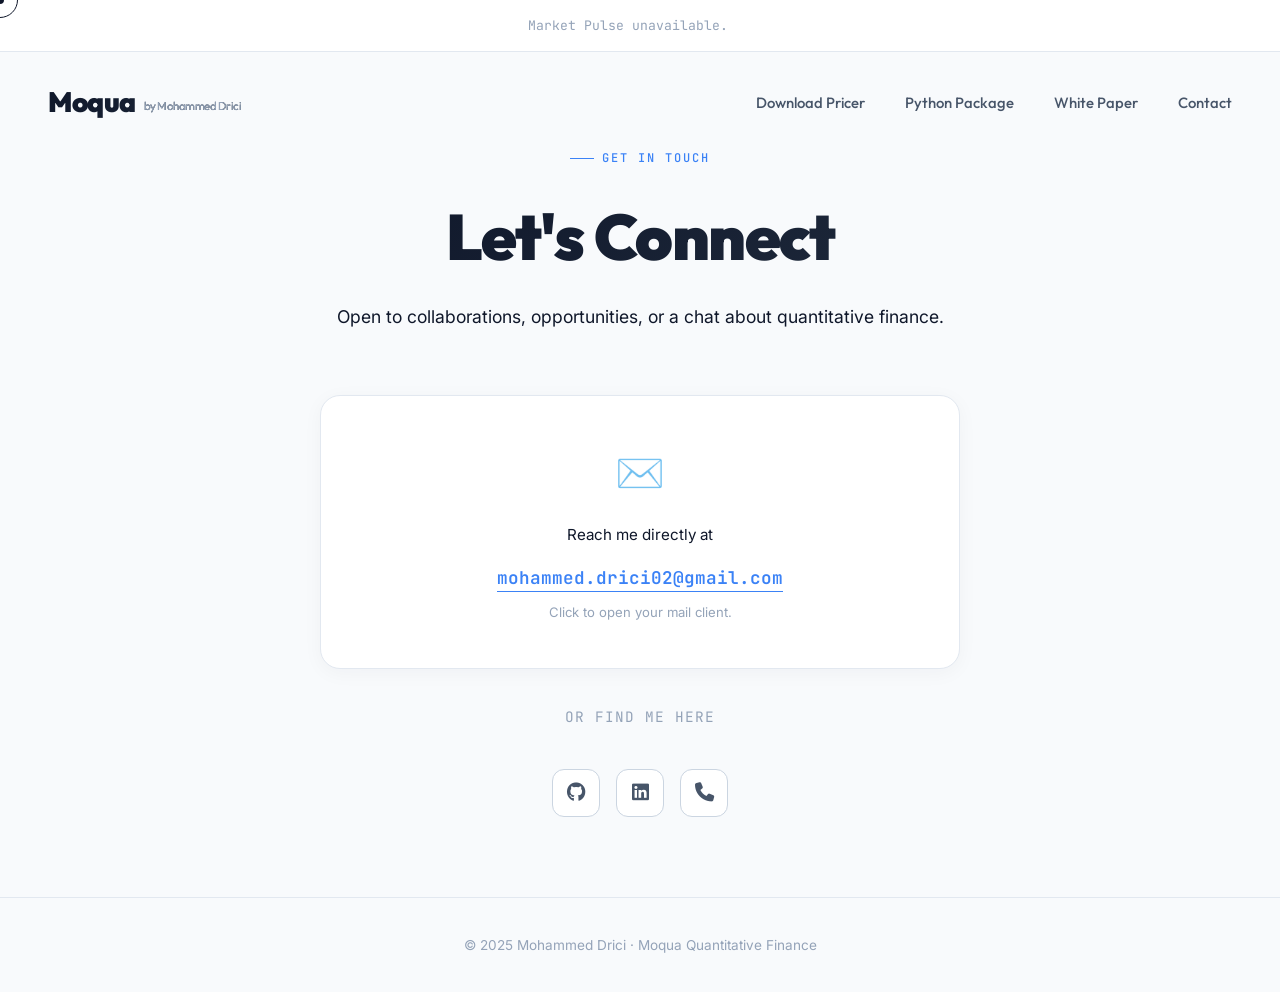
<file: contact.html>
<!DOCTYPE html>
<html lang="en">
<head>
    <meta charset="UTF-8">
    <meta name="viewport" content="width=device-width, initial-scale=1.0">
    <title>Contact | Moqua</title>
    <meta name="description" content="Get in touch with Mohammed Drici about Moqua, quantitative finance, or collaboration opportunities.">
    <link rel="preconnect" href="https://fonts.googleapis.com">
    <link rel="preconnect" href="https://fonts.gstatic.com" crossorigin>
    <link href="https://fonts.googleapis.com/css2?family=Outfit:wght@300;400;600;700;800;900&family=Inter:wght@300;400;500;600&family=JetBrains+Mono:wght@400;500&display=swap" rel="stylesheet">
    <link rel="stylesheet" href="style.css">
    <link rel="stylesheet" href="https://cdnjs.cloudflare.com/ajax/libs/font-awesome/6.4.0/css/all.min.css">
</head>
<body>

    <!-- Market Pulse Ticker -->
    <div class="carousel-wrap">
        <div id="status" class="carousel-status">Loading Market Pulse...</div>
        <div class="carousel-content" id="newsCarousel"></div>
        <div class="carousel-dots" id="newsDots"></div>
    </div>

    <!-- Navigation -->
    <nav id="navbar" class="scrolled">
        <div class="nav-content">
            <a href="index.html" class="logo">Moqua<span class="logo-author">by Mohammed Drici</span></a>
            <ul class="nav-links">
                <li><a href="pricer.html">Download Pricer</a></li>
                <li><a href="download.html">Python Package</a></li>
                <li><a href="white_paper.html">White Paper</a></li>
                <li><a href="contact.html">Contact</a></li>
            </ul>
        </div>
    </nav>

    <div class="page-content" style="max-width: 680px;">

        <div class="page-header">
            <div class="section-label" style="justify-content:center;">Get in Touch</div>
            <h1>Let's Connect</h1>
            <p>Open to collaborations, opportunities, or a chat about quantitative finance.</p>
        </div>

        <!-- Email CTA -->
        <div class="install-box reveal" style="text-align:center; padding: 44px;">
            <div style="font-size: 2.5rem; margin-bottom: 16px;">✉️</div>
            <p style="color: var(--gray-500); margin-bottom: 16px; font-size: 0.95rem;">Reach me directly at</p>
            <a href="mailto:mohammed.drici02@gmail.com"
               style="font-family: var(--font-mono); font-size: 1.1rem; font-weight: 600;
                      color: var(--accent); text-decoration: none; border-bottom: 1.5px solid var(--accent); padding-bottom: 2px;">
                mohammed.drici02@gmail.com
            </a>
            <p style="color: var(--gray-400); font-size: 0.82rem; margin-top: 10px;">Click to open your mail client.</p>
        </div>

        <!-- Social Links -->
        <div class="reveal reveal-delay-1" style="text-align:center; margin-top: 36px;">
            <p style="color: var(--gray-400); margin-bottom: 20px; font-size: 0.9rem; font-family: var(--font-mono); letter-spacing: 1px; text-transform: uppercase;">Or find me here</p>
            <div class="social-links">
                <a href="https://github.com/Mdrici02" target="_blank" rel="noopener" title="GitHub">
                    <i class="fa-brands fa-github"></i>
                </a>
                <a href="https://www.linkedin.com/in/mohammed-drici-2374a5241/" target="_blank" rel="noopener" title="LinkedIn">
                    <i class="fa-brands fa-linkedin"></i>
                </a>
                <a href="javascript:void(0)" onclick="togglePhone()" title="Show phone" id="phoneToggle">
                    <i class="fa-solid fa-phone"></i>
                </a>
            </div>
            <div id="phoneReveal" style="display:none; margin-top:20px;">
                <a href="tel:+33768690683"
                   style="font-family: var(--font-mono); font-size: 1.1rem; font-weight: 600; color: var(--gray-900); text-decoration:none;">
                    <i class="fa-solid fa-phone" style="margin-right:8px; color: var(--accent);"></i>+33 7 68 69 06 83
                </a>
            </div>
        </div>
    </div>

    <footer>
        <p>© 2025 Mohammed Drici · Moqua Quantitative Finance</p>
    </footer>

    <script>
        function togglePhone() {
            const r = document.getElementById('phoneReveal');
            r.style.display = r.style.display === 'none' ? 'block' : 'none';
        }
    </script>
    <script src="app.js"></script>
</body>
</html>
</file>
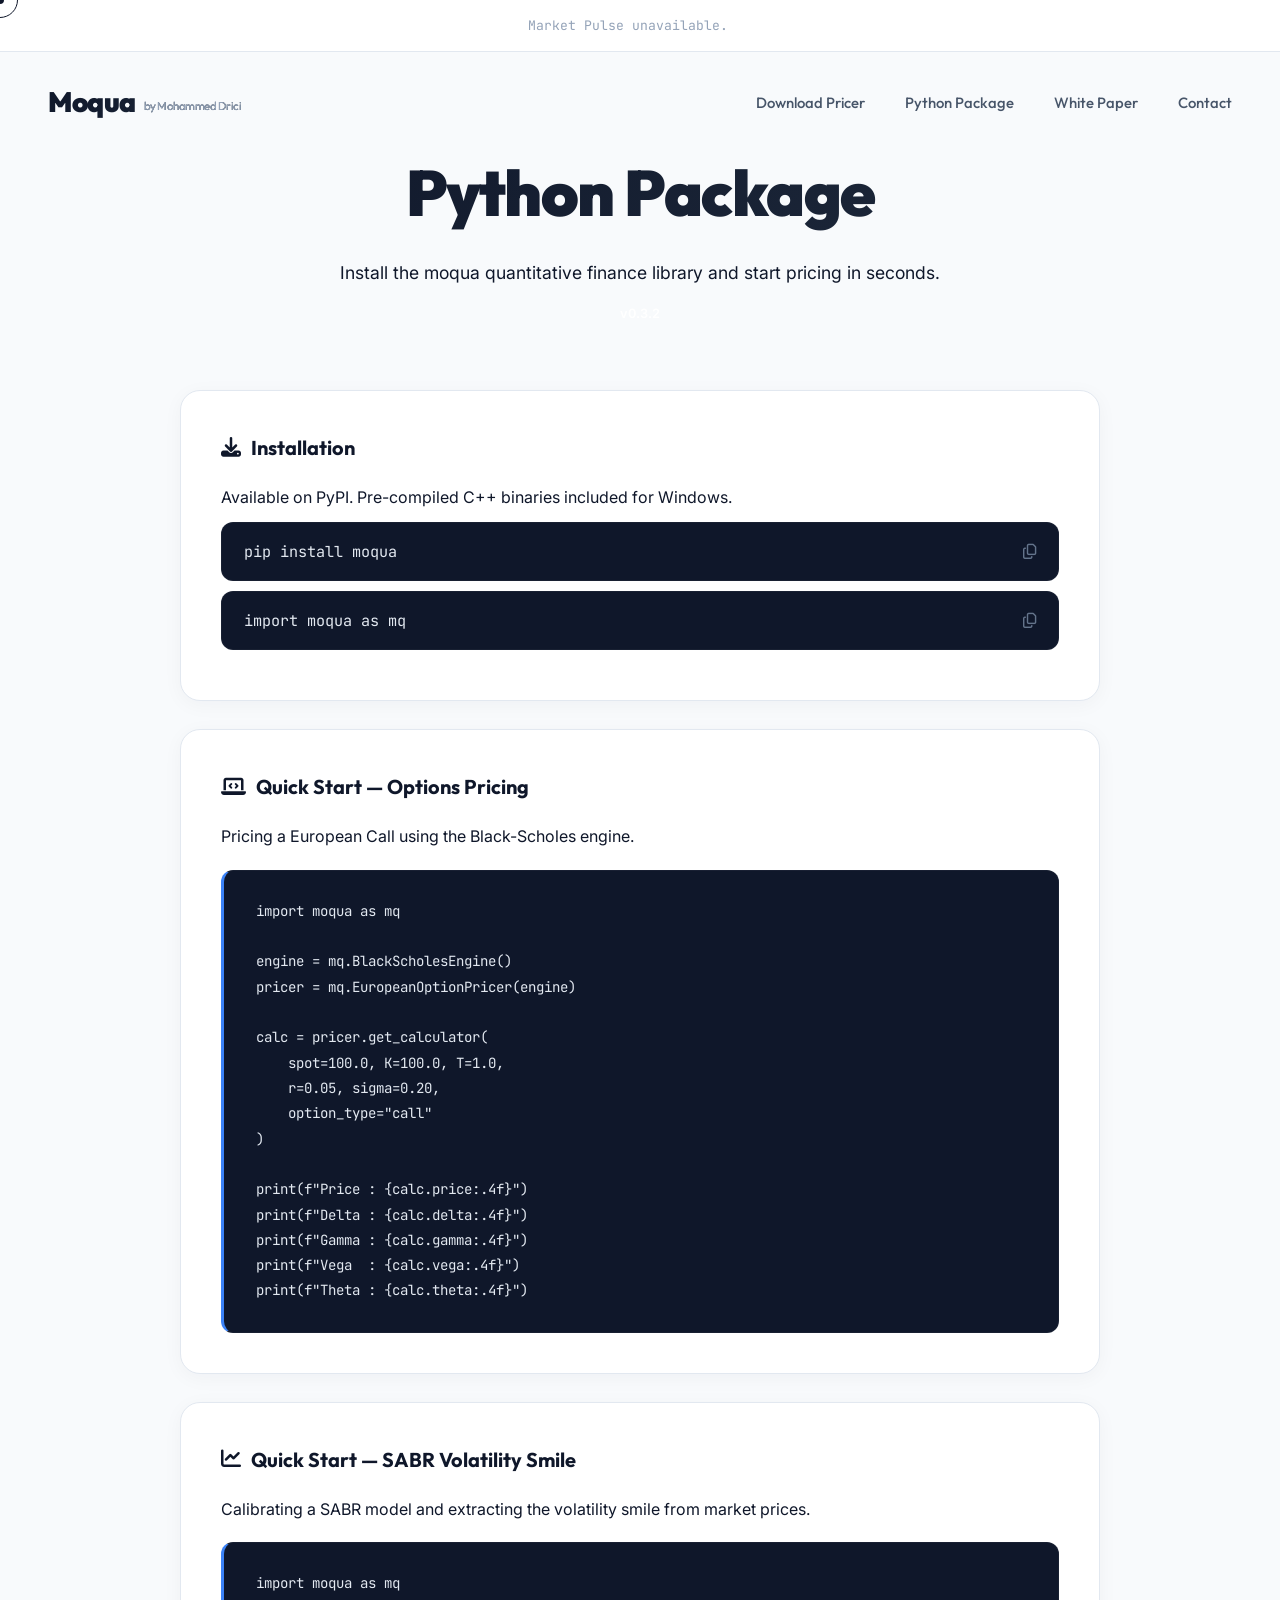
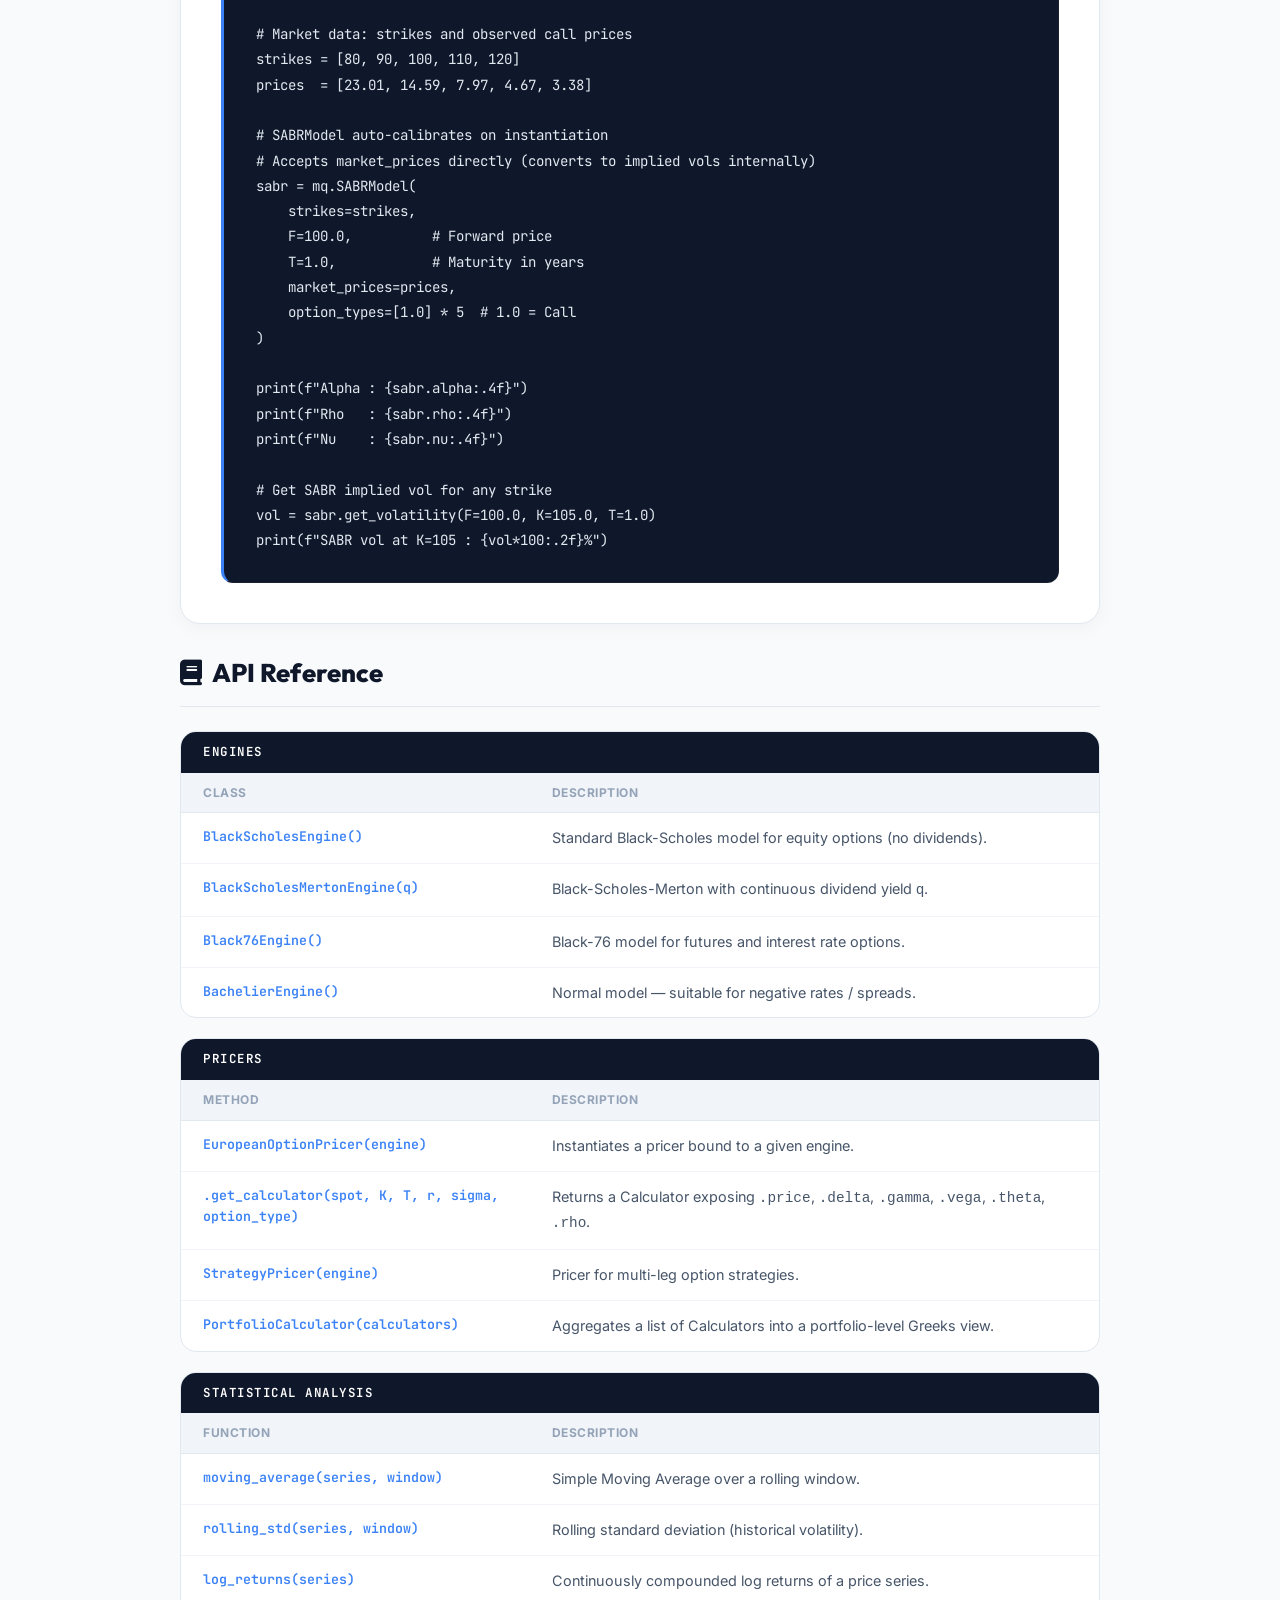
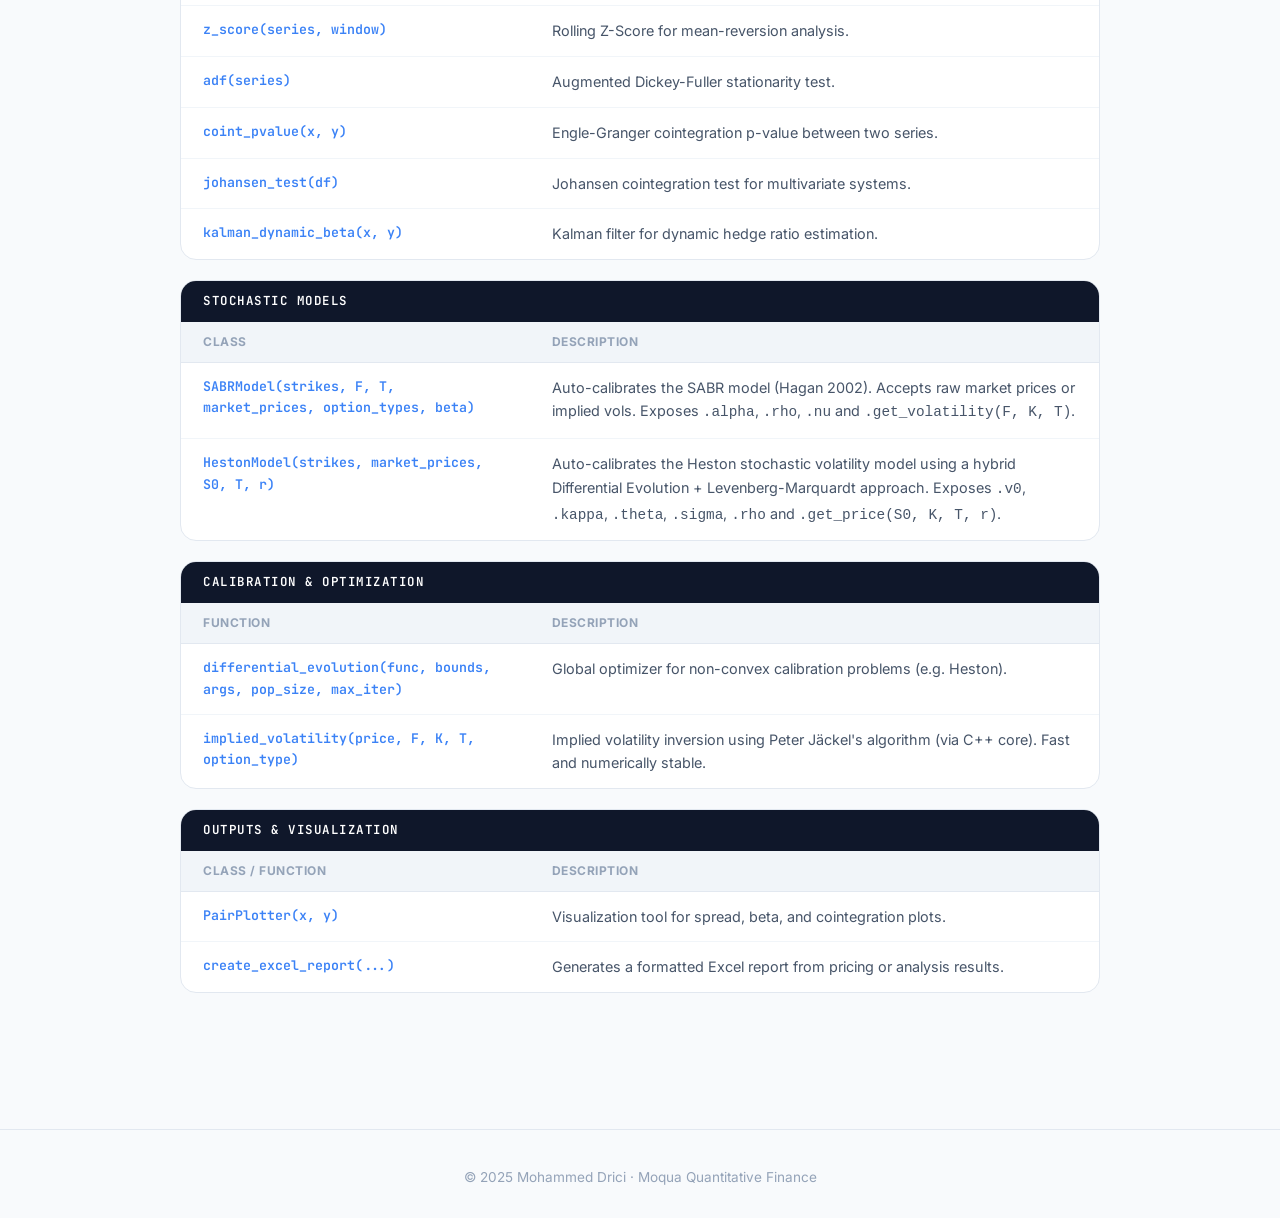
<file: download.html>
<!DOCTYPE html>
<html lang="en">
<head>
    <meta charset="UTF-8">
    <meta name="viewport" content="width=device-width, initial-scale=1.0">
    <title>Python Package | Moqua</title>
    <meta name="description" content="Install the moqua Python library for quantitative finance. Options pricing, SABR calibration, Heston model, and statistical arbitrage tools.">
    <link rel="preconnect" href="https://fonts.googleapis.com">
    <link rel="preconnect" href="https://fonts.gstatic.com" crossorigin>
    <link href="https://fonts.googleapis.com/css2?family=Outfit:wght@300;400;600;700;800;900&family=Inter:wght@300;400;500;600&family=JetBrains+Mono:wght@400;500&display=swap" rel="stylesheet">
    <link rel="stylesheet" href="style.css">
    <link rel="stylesheet" href="https://cdnjs.cloudflare.com/ajax/libs/font-awesome/6.4.0/css/all.min.css">

</head>
<body>

    <!-- Market Pulse Ticker -->
    <div class="carousel-wrap">
        <div id="status" class="carousel-status">Loading Market Pulse...</div>
        <div class="carousel-content" id="newsCarousel"></div>
        <div class="carousel-dots" id="newsDots"></div>
    </div>

    <!-- Navigation -->
    <nav id="navbar" class="scrolled">
        <div class="nav-content">
            <a href="index.html" class="logo">Moqua<span class="logo-author">by Mohammed Drici</span></a>
            <ul class="nav-links">
                <li><a href="pricer.html">Download Pricer</a></li>
                <li><a href="download.html">Python Package</a></li>
                <li><a href="white_paper.html">White Paper</a></li>
                <li><a href="contact.html">Contact</a></li>
            </ul>
        </div>
    </nav>

    <div class="page-content">

        <!-- Header -->
        <div class="page-header">
            <h1>Python Package</h1>
            <p>Install the moqua quantitative finance library and start pricing in seconds.</p>
            <p style="margin-top:10px;"><span style="background: var(--accent-gradient); color:white; font-size:0.8rem; font-weight:600; padding:4px 14px; border-radius:20px;">v0.3.2</span></p>
        </div>

        <!-- Installation -->
        <div class="install-box">
            <h2><i class="fa-solid fa-download"></i> Installation</h2>
            <p style="margin-bottom:12px; color: var(--text-secondary);">Available on PyPI. Pre-compiled C++ binaries included for Windows.</p>
            <div class="install-code">
                <span>pip install moqua</span>
                <i class="fa-regular fa-copy" onclick="navigator.clipboard.writeText('pip install moqua')" title="Copy"></i>
            </div>
            <div class="install-code" style="margin-top:8px;">
                <span>import moqua as mq</span>
                <i class="fa-regular fa-copy" onclick="navigator.clipboard.writeText('import moqua as mq')" title="Copy"></i>
            </div>
        </div>

        <!-- Quick Start -->
        <div class="install-box">
            <h2><i class="fa-solid fa-laptop-code"></i> Quick Start — Options Pricing</h2>
            <p style="margin-bottom: 20px; color: var(--text-secondary);">Pricing a European Call using the Black-Scholes engine.</p>
            <div class="code-block">import moqua as mq

engine = mq.BlackScholesEngine()
pricer = mq.EuropeanOptionPricer(engine)

calc = pricer.get_calculator(
    spot=100.0, K=100.0, T=1.0,
    r=0.05, sigma=0.20,
    option_type="call"
)

print(f"Price : {calc.price:.4f}")
print(f"Delta : {calc.delta:.4f}")
print(f"Gamma : {calc.gamma:.4f}")
print(f"Vega  : {calc.vega:.4f}")
print(f"Theta : {calc.theta:.4f}")</div>
        </div>

        <!-- Quick Start SABR -->
        <div class="install-box">
            <h2><i class="fa-solid fa-chart-line"></i> Quick Start — SABR Volatility Smile</h2>
            <p style="margin-bottom: 20px; color: var(--text-secondary);">Calibrating a SABR model and extracting the volatility smile from market prices.</p>
            <div class="code-block">import moqua as mq

# Market data: strikes and observed call prices
strikes = [80, 90, 100, 110, 120]
prices  = [23.01, 14.59, 7.97, 4.67, 3.38]

# SABRModel auto-calibrates on instantiation
# Accepts market_prices directly (converts to implied vols internally)
sabr = mq.SABRModel(
    strikes=strikes,
    F=100.0,          # Forward price
    T=1.0,            # Maturity in years
    market_prices=prices,
    option_types=[1.0] * 5  # 1.0 = Call
)

print(f"Alpha : {sabr.alpha:.4f}")
print(f"Rho   : {sabr.rho:.4f}")
print(f"Nu    : {sabr.nu:.4f}")

# Get SABR implied vol for any strike
vol = sabr.get_volatility(F=100.0, K=105.0, T=1.0)
print(f"SABR vol at K=105 : {vol*100:.2f}%")</div>
        </div>

        <!-- API Dictionary -->
        <div class="api-section">
            <h2><i class="fa-solid fa-book"></i> API Reference</h2>

            <!-- Engines -->
            <div class="api-group">
                <div class="api-group-header">Engines</div>
                <table class="api-table">
                    <tr><th>Class</th><th>Description</th></tr>
                    <tr><td>BlackScholesEngine()</td><td>Standard Black-Scholes model for equity options (no dividends).</td></tr>
                    <tr><td>BlackScholesMertonEngine(q)</td><td>Black-Scholes-Merton with continuous dividend yield <code>q</code>.</td></tr>
                    <tr><td>Black76Engine()</td><td>Black-76 model for futures and interest rate options.</td></tr>
                    <tr><td>BachelierEngine()</td><td>Normal model — suitable for negative rates / spreads.</td></tr>
                </table>
            </div>

            <!-- Pricers -->
            <div class="api-group">
                <div class="api-group-header">Pricers</div>
                <table class="api-table">
                    <tr><th>Method</th><th>Description</th></tr>
                    <tr><td>EuropeanOptionPricer(engine)</td><td>Instantiates a pricer bound to a given engine.</td></tr>
                    <tr><td>.get_calculator(spot, K, T, r, sigma, option_type)</td><td>Returns a Calculator exposing <code>.price</code>, <code>.delta</code>, <code>.gamma</code>, <code>.vega</code>, <code>.theta</code>, <code>.rho</code>.</td></tr>
                    <tr><td>StrategyPricer(engine)</td><td>Pricer for multi-leg option strategies.</td></tr>
                    <tr><td>PortfolioCalculator(calculators)</td><td>Aggregates a list of Calculators into a portfolio-level Greeks view.</td></tr>
                </table>
            </div>

            <!-- Statistics -->
            <div class="api-group">
                <div class="api-group-header">Statistical Analysis</div>
                <table class="api-table">
                    <tr><th>Function</th><th>Description</th></tr>
                    <tr><td>moving_average(series, window)</td><td>Simple Moving Average over a rolling window.</td></tr>
                    <tr><td>rolling_std(series, window)</td><td>Rolling standard deviation (historical volatility).</td></tr>
                    <tr><td>log_returns(series)</td><td>Continuously compounded log returns of a price series.</td></tr>
                    <tr><td>z_score(series, window)</td><td>Rolling Z-Score for mean-reversion analysis.</td></tr>
                    <tr><td>adf(series)</td><td>Augmented Dickey-Fuller stationarity test.</td></tr>
                    <tr><td>coint_pvalue(x, y)</td><td>Engle-Granger cointegration p-value between two series.</td></tr>
                    <tr><td>johansen_test(df)</td><td>Johansen cointegration test for multivariate systems.</td></tr>
                    <tr><td>kalman_dynamic_beta(x, y)</td><td>Kalman filter for dynamic hedge ratio estimation.</td></tr>
                </table>
            </div>

            <!-- Models -->
            <div class="api-group">
                <div class="api-group-header">Stochastic Models</div>
                <table class="api-table">
                    <tr><th>Class</th><th>Description</th></tr>
                    <tr><td>SABRModel(strikes, F, T, market_prices, option_types, beta)</td><td>Auto-calibrates the SABR model (Hagan 2002). Accepts raw market prices or implied vols. Exposes <code>.alpha</code>, <code>.rho</code>, <code>.nu</code> and <code>.get_volatility(F, K, T)</code>.</td></tr>
                    <tr><td>HestonModel(strikes, market_prices, S0, T, r)</td><td>Auto-calibrates the Heston stochastic volatility model using a hybrid Differential Evolution + Levenberg-Marquardt approach. Exposes <code>.v0</code>, <code>.kappa</code>, <code>.theta</code>, <code>.sigma</code>, <code>.rho</code> and <code>.get_price(S0, K, T, r)</code>.</td></tr>
                </table>
            </div>

            <!-- Optimization -->
            <div class="api-group">
                <div class="api-group-header">Calibration & Optimization</div>
                <table class="api-table">
                    <tr><th>Function</th><th>Description</th></tr>
                    <tr><td>differential_evolution(func, bounds, args, pop_size, max_iter)</td><td>Global optimizer for non-convex calibration problems (e.g. Heston).</td></tr>
                    <tr><td>implied_volatility(price, F, K, T, option_type)</td><td>Implied volatility inversion using Peter Jäckel's algorithm (via C++ core). Fast and numerically stable.</td></tr>
                </table>
            </div>

            <!-- Outputs -->
            <div class="api-group">
                <div class="api-group-header">Outputs & Visualization</div>
                <table class="api-table">
                    <tr><th>Class / Function</th><th>Description</th></tr>
                    <tr><td>PairPlotter(x, y)</td><td>Visualization tool for spread, beta, and cointegration plots.</td></tr>
                    <tr><td>create_excel_report(...)</td><td>Generates a formatted Excel report from pricing or analysis results.</td></tr>
                </table>
            </div>

        </div>
    </div>

    <footer>
        <p>© 2025 Mohammed Drici · Moqua Quantitative Finance</p>
    </footer>

    <script src="app.js"></script>
</body>
</html>
</file>
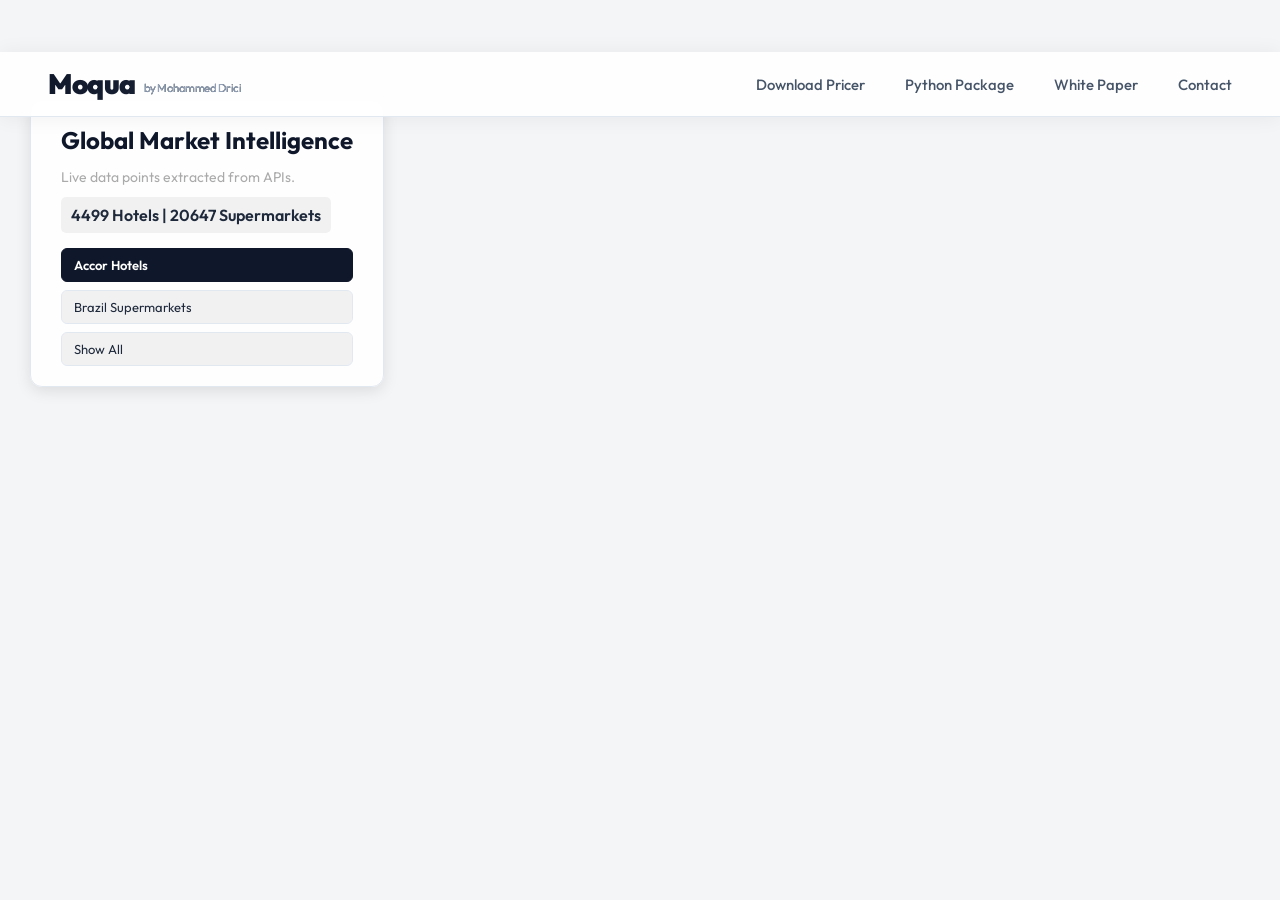
<file: globe_3d.html>
<!DOCTYPE html>
<html lang="en">
<head>
    <meta charset="UTF-8">
    <meta name="viewport" content="width=device-width, initial-scale=1.0">
    <title>3D Market Data Globe</title>
    <!-- Google Fonts -->
    <link href="https://fonts.googleapis.com/css2?family=Outfit:wght@300;400;600&display=swap" rel="stylesheet">
    <link rel="stylesheet" href="style.css">
    <link rel="stylesheet" href="https://cdnjs.cloudflare.com/ajax/libs/font-awesome/6.4.0/css/all.min.css">
    <script src="https://cdn.plot.ly/plotly-2.32.0.min.js"></script>
    <!-- Chargement automatique des dernieres donnees de scraping (exportees depuis Python) -->
    <script src="data/globe_data.js"></script>
    <style>
        body {
            margin: 0;
            padding: 0;
            background-color: #f4f5f7;
            color: #1e293b;
            font-family: 'Outfit', sans-serif;
            overflow: hidden;
        }
        #globe-container {
            width: 100vw;
            height: 100vh;
        }
        .header {
            position: absolute;
            top: 100px;
            left: 30px;
            z-index: 10;
            background: rgba(255, 255, 255, 0.9);
            padding: 20px 30px;
            border-radius: 12px;
            border: 1px solid #e2e8f0;
            backdrop-filter: blur(10px);
            box-shadow: 0 4px 15px rgba(0,0,0,0.1);
        }
        h1 { margin: 0 0 5px 0; font-size: 24px; color: #0f172a; }
        p { margin: 0; font-size: 14px; color: #aaa; }
        .back-btn {
            display: inline-block;
            margin-top: 15px;
            color: #1e293b;
            text-decoration: none;
            font-size: 14px;
            border: 1px solid #e2e8f0;
            padding: 8px 15px;
            border-radius: 20px;
            transition: all 0.3s;
            background: rgba(0,0,0,0.05);
        }
        .back-btn:hover {
            background: #0f172a;
            border-color: #0f172a;
            color: #ffffff;
        }
        #stats {
            margin-top: 8px;
            font-weight: 600;
            color: #1e293b;
            background: rgba(0,0,0,0.05);
            padding: 5px 10px;
            border-radius: 5px;
            display: inline-block;
        }
        .filters {
            margin-top: 15px;
            display: flex;
            flex-direction: column;
            gap: 8px;
        }
        .filter-btn {
            background: rgba(0, 0, 0, 0.05);
            border: 1px solid #e2e8f0;
            color: #1e293b;
            padding: 8px 12px;
            border-radius: 6px;
            cursor: pointer;
            text-align: left;
            transition: all 0.2s ease;
            font-family: 'Outfit', sans-serif;
            font-size: 13px;
        }
        .filter-btn:hover {
            background: rgba(0, 0, 0, 0.1);
        }
        .filter-btn.active {
            background: #0f172a;
            border-color: #0f172a;
            color: #ffffff;
            font-weight: 600;
        }
    </style>
</head>
<body>
    <!-- Navigation -->
    <nav id="navbar" class="scrolled">
        <div class="nav-content">
            <a href="index.html" class="logo">Moqua<span class="logo-author">by Mohammed Drici</span></a>
            <ul class="nav-links">
                <li><a href="pricer.html">Download Pricer</a></li>
                <li><a href="download.html">Python Package</a></li>
                <li><a href="white_paper.html">White Paper</a></li>
                <li><a href="contact.html">Contact</a></li>
            </ul>
        </div>
    </nav>

    <div class="header">
        <h1>Global Market Intelligence</h1>
        <p>Live data points extracted from APIs.</p>
        <div id="stats">Loading data...</div>
        
        <div class="filters">
            <button class="filter-btn active" onclick="filterData('accor', this)">Accor Hotels</button>
            <button class="filter-btn" onclick="filterData('brazil', this)">Brazil Supermarkets</button>
            <button class="filter-btn" onclick="filterData('all', this)">Show All</button>
        </div>

    </div>

    <div id="globe-container"></div>

    <script>
        // Verification du chargement des donnees depuis data/globe_data.js
        if (typeof globeData === 'undefined') {
            document.getElementById('globe-container').innerHTML = "<h2 style='text-align:center; padding: 50px; color: #ff3333;'>Error: data/globe_data.js not found. Please run the exporter script.</h2>";
            document.getElementById('stats').innerText = "Data unavailable";
        } else {
            // Afficher les statistiques
            const accorCount = globeData.accor.lat.length;
            const brazilCount = globeData.brazil.lat.length;
            document.getElementById('stats').innerText = `${accorCount} Hotels | ${brazilCount} Supermarkets`;

            // Configuration des traces (couches) Plotly
            const accorTrace = {
                type: 'scattergeo',
                mode: 'markers',
                lon: globeData.accor.lon,
                lat: globeData.accor.lat,
                text: globeData.accor.text,
                name: 'Accor Hotels',
                visible: true, // Affiché par défaut
                marker: {
                    size: 4,
                    color: '#0f172a',
                    line: { width: 0.5, color: '#fff' }
                }
            };

            const brazilTrace = {
                type: 'scattergeo',
                mode: 'markers',
                lon: globeData.brazil.lon,
                lat: globeData.brazil.lat,
                text: globeData.brazil.text,
                name: 'Brazil Supermarkets',
                visible: false, // Caché par défaut pour éviter le lag
                marker: {
                    size: 3,
                    color: '#00cc66',
                    line: { width: 0.5, color: '#fff' }
                }
            };

            const layout = {
                paper_bgcolor: '#f4f5f7',
                plot_bgcolor: '#f4f5f7',
                showlegend: false, // On désactive la légende native de Plotly pour utiliser nos boutons
                margin: { r: 0, t: 0, l: 0, b: 0 },
                geo: {
                    projection: { type: 'orthographic' },
                    showland: true,
                    landcolor: '#e2e8f0',
                    showocean: true,
                    oceancolor: '#f8fafc',
                    showcountries: true,
                    countrycolor: '#cbd5e1',
                    bgcolor: '#f4f5f7',
                    center: { lat: 20, lon: 0 } // Centré entre Europe et Amérique
                }
            };

            const config = { responsive: true, displayModeBar: false };

            Plotly.newPlot('globe-container', [accorTrace, brazilTrace], layout, config);

            // Fonction de filtrage appelée par les boutons
            window.filterData = function(type, btnElement) {
                // Mettre à jour l'état actif des boutons
                document.querySelectorAll('.filter-btn').forEach(btn => btn.classList.remove('active'));
                btnElement.classList.add('active');

                // Index des traces : 0 = Accor, 1 = Brazil
                if (type === 'accor') {
                    Plotly.restyle('globe-container', 'visible', [true, false]);
                } else if (type === 'brazil') {
                    Plotly.restyle('globe-container', 'visible', [false, true]);
                } else if (type === 'all') {
                    Plotly.restyle('globe-container', 'visible', [true, true]);
                }
            };
        }
    </script>
</body>
</html>
</file>
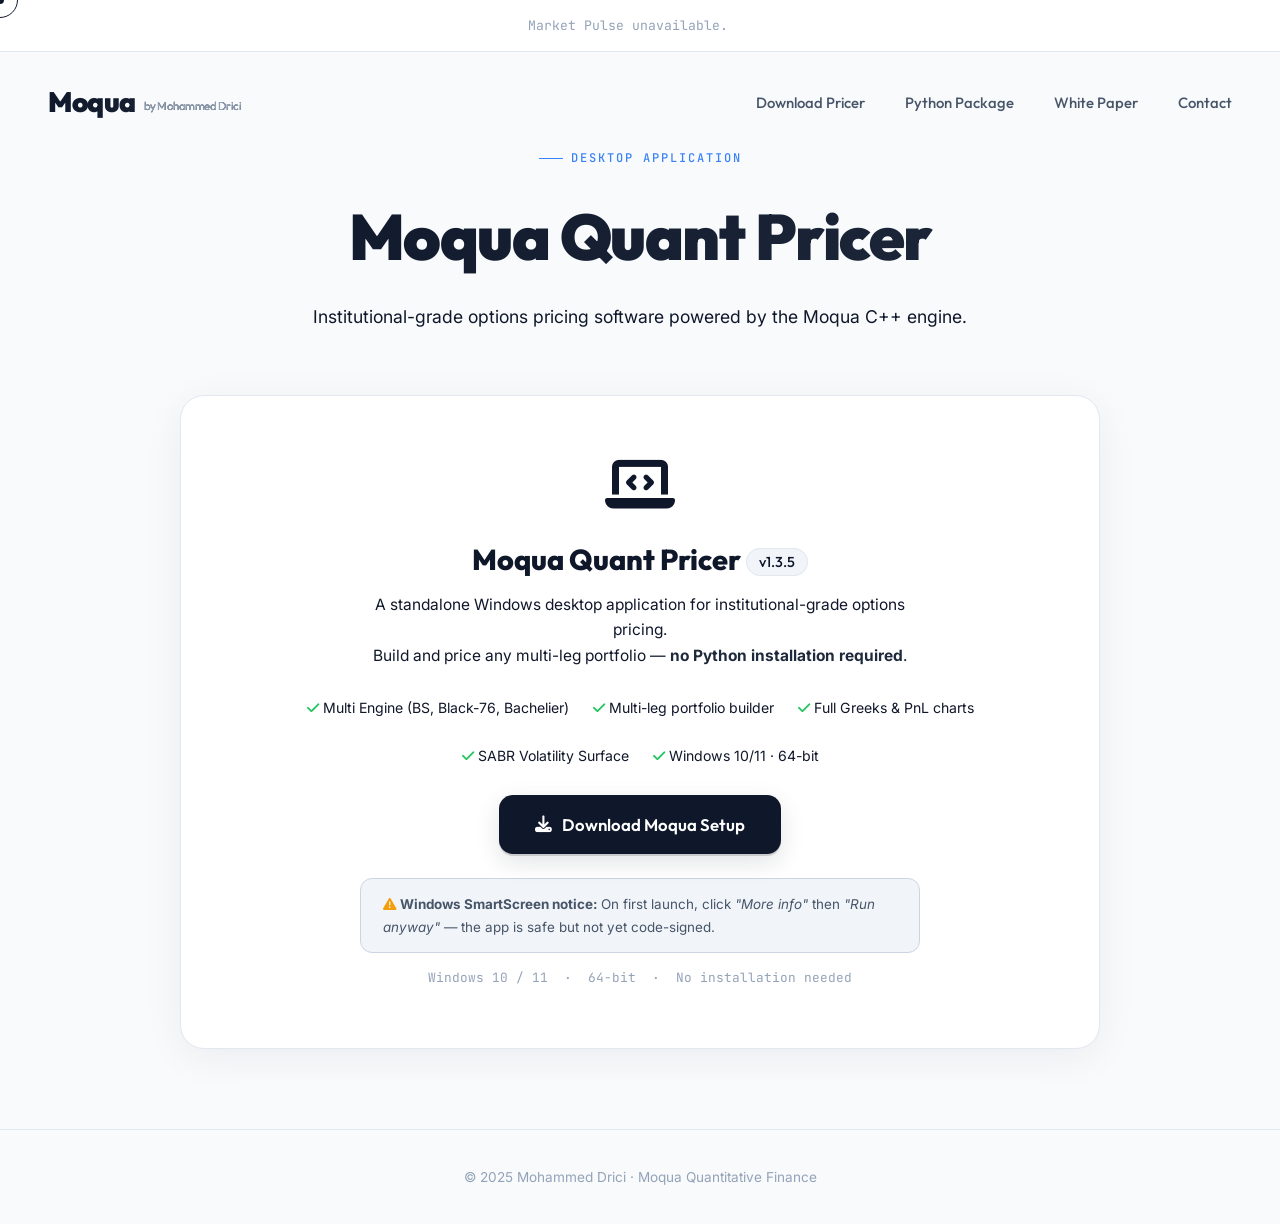
<file: pricer.html>
<!DOCTYPE html>
<html lang="en">
<head>
    <meta charset="UTF-8">
    <meta name="viewport" content="width=device-width, initial-scale=1.0">
    <title>Moqua Pricer | Desktop App</title>
    <meta name="description" content="Download Moqua Quant Pricer — a standalone Windows desktop app for institutional-grade options pricing, multi-leg strategies, and SABR volatility surface calibration.">
    <link rel="preconnect" href="https://fonts.googleapis.com">
    <link rel="preconnect" href="https://fonts.gstatic.com" crossorigin>
    <link href="https://fonts.googleapis.com/css2?family=Outfit:wght@300;400;600;700;800;900&family=Inter:wght@300;400;500;600&family=JetBrains+Mono:wght@400;500&display=swap" rel="stylesheet">
    <link rel="stylesheet" href="style.css">
    <link rel="stylesheet" href="https://cdnjs.cloudflare.com/ajax/libs/font-awesome/6.4.0/css/all.min.css">
</head>
<body>

    <!-- Market Pulse Ticker -->
    <div class="carousel-wrap">
        <div id="status" class="carousel-status">Loading Market Pulse...</div>
        <div class="carousel-content" id="newsCarousel"></div>
        <div class="carousel-dots" id="newsDots"></div>
    </div>

    <!-- Navigation -->
    <nav id="navbar" class="scrolled">
        <div class="nav-content">
            <a href="index.html" class="logo">Moqua<span class="logo-author">by Mohammed Drici</span></a>
            <ul class="nav-links">
                <li><a href="pricer.html">Download Pricer</a></li>
                <li><a href="download.html">Python Package</a></li>
                <li><a href="white_paper.html">White Paper</a></li>
                <li><a href="contact.html">Contact</a></li>
            </ul>
        </div>
    </nav>

    <div class="page-content">

        <div class="page-header">
            <div class="section-label" style="justify-content:center;">Desktop Application</div>
            <h1>Moqua Quant Pricer</h1>
            <p>Institutional-grade options pricing software powered by the Moqua C++ engine.</p>
        </div>

        <div class="pricer-card reveal">
            <i class="fa-solid fa-laptop-code pricer-icon"></i>
            <h2 style="font-family: var(--font-head); font-size: 1.8rem; font-weight: 800; margin-bottom: 8px;">
                Moqua Quant Pricer
                <span style="font-size:0.5em; background:var(--gray-50); color:var(--gray-500);
                             padding:4px 12px; border-radius:100px; vertical-align:middle;
                             font-weight:500; border: 1px solid var(--gray-100);">v1.3.5</span>
            </h2>
            <p style="color: var(--gray-500); margin-bottom: 8px; max-width: 580px; margin-inline:auto; font-size:0.97rem;">
                A standalone Windows desktop application for institutional-grade options pricing.<br>
                Build and price any multi-leg portfolio — <strong style="color:var(--gray-800);">no Python installation required</strong>.
            </p>

            <!-- Features -->
            <div style="display:flex; justify-content:center; gap:24px; margin:28px 0; flex-wrap:wrap; font-size:0.88rem; color:var(--gray-500);">
                <span><i class="fa-solid fa-check" style="color:#22c55e;"></i> Multi Engine (BS, Black-76, Bachelier)</span>
                <span><i class="fa-solid fa-check" style="color:#22c55e;"></i> Multi-leg portfolio builder</span>
                <span><i class="fa-solid fa-check" style="color:#22c55e;"></i> Full Greeks & PnL charts</span>
                <span><i class="fa-solid fa-check" style="color:#22c55e;"></i> SABR Volatility Surface</span>
                <span><i class="fa-solid fa-check" style="color:#22c55e;"></i> Windows 10/11 · 64-bit</span>
            </div>

            <!-- Download Button -->
            <a href="https://github.com/Mdrici02/moqua_releases/releases/latest/download/Moqua_Setup.exe"
               class="btn btn-primary btn-large"
               style="display:inline-flex; align-items:center; gap:10px; font-size:1.05rem;">
                <i class="fa-solid fa-download"></i> Download Moqua Setup
            </a>

            <!-- Warning -->
            <div style="margin-top:24px; background:var(--gray-50); border:1px solid var(--gray-200);
                        border-radius:12px; padding:14px 22px; max-width:560px; margin-inline:auto;
                        text-align:left; font-size:0.84rem; color:var(--gray-600);">
                <i class="fa-solid fa-triangle-exclamation" style="color:#f59e0b;"></i>
                <strong>Windows SmartScreen notice:</strong>
                On first launch, click <em>"More info"</em> then <em>"Run anyway"</em> — the app is safe but not yet code-signed.
            </div>

            <div style="margin-top:14px; font-size:0.8rem; color:var(--gray-400); font-family: var(--font-mono);">
                Windows 10 / 11 &nbsp;·&nbsp; 64-bit &nbsp;·&nbsp; No installation needed
            </div>
        </div>
    </div>

    <footer>
        <p>© 2025 Mohammed Drici · Moqua Quantitative Finance</p>
    </footer>

    <script src="app.js"></script>
</body>
</html>
</file>
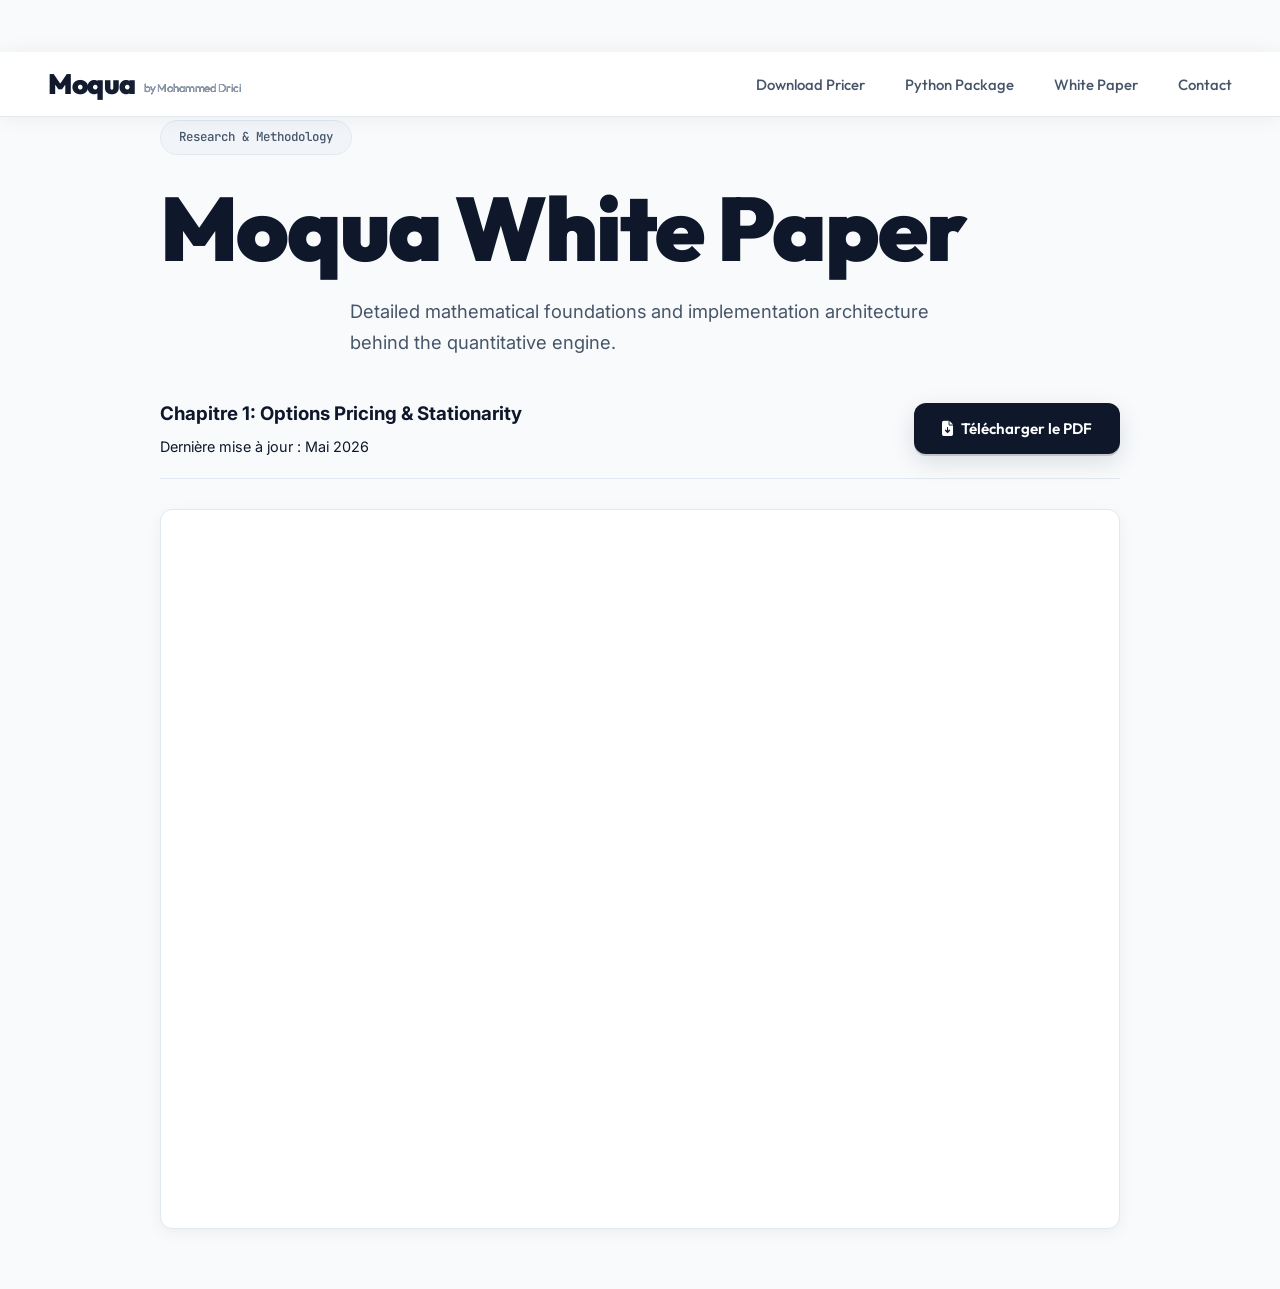
<file: white_paper.html>
<!DOCTYPE html>
<html lang="en">
<head>
    <meta charset="UTF-8">
    <meta name="viewport" content="width=device-width, initial-scale=1.0">
    <title>White Paper | moqua</title>
    <link href="https://fonts.googleapis.com/css2?family=Outfit:wght@300;400;600;800&family=Inter:wght@400;500;700&display=swap" rel="stylesheet">
    <link rel="stylesheet" href="style.css">
    <link rel="stylesheet" href="https://cdnjs.cloudflare.com/ajax/libs/font-awesome/6.4.0/css/all.min.css">
    <style>
        .page-content {
            padding: 120px 20px 60px;
            max-width: 1000px;
            margin: 0 auto;
        }
        .header-actions {
            display: flex;
            justify-content: space-between;
            align-items: center;
            margin-bottom: 30px;
            padding-bottom: 20px;
            border-bottom: 1px solid #e2e8f0;
        }
        .pdf-container {
            width: 100%;
            height: 80vh;
            border: 1px solid #e2e8f0;
            border-radius: 12px;
            overflow: hidden;
            box-shadow: 0 4px 15px rgba(0,0,0,0.05);
            background: #ffffff;
            display: flex;
            justify-content: center;
            align-items: center;
        }
        .pdf-container iframe {
            width: 100%;
            height: 100%;
            border: none;
        }
        .missing-pdf {
            text-align: center;
            color: var(--text-secondary);
        }
        .missing-pdf i {
            font-size: 3rem;
            margin-bottom: 15px;
            color: #cbd5e1;
        }
    </style>
</head>
<body>
    
    <!-- Navigation -->
    <nav id="navbar" class="scrolled">
        <div class="nav-content">
            <a href="index.html" class="logo">Moqua<span class="logo-author">by Mohammed Drici</span></a>
            <ul class="nav-links">
                <li><a href="pricer.html">Download Pricer</a></li>
                <li><a href="download.html">Python Package</a></li>
                <li><a href="white_paper.html">White Paper</a></li>
                <li><a href="contact.html">Contact</a></li>
            </ul>
        </div>
    </nav>

    <div class="page-content">
        <div class="text-center" style="margin-bottom: 40px;">
            <div class="badge">Research & Methodology</div>
            <h1 class="hero-title">Moqua <span>White Paper</span></h1>
            <p class="hero-subtitle">Detailed mathematical foundations and implementation architecture behind the quantitative engine.</p>
        </div>

        <div class="header-actions">
            <div>
                <h3 style="margin-bottom: 5px; color: var(--text-primary);">Chapitre 1: Options Pricing & Stationarity</h3>
                <p style="color: var(--text-secondary); font-size: 0.9rem;">Dernière mise à jour : Mai 2026</p>
            </div>
            <a href="assets/moqua_whitepaper.pdf" download class="btn btn-primary">
                <i class="fa-solid fa-file-arrow-down"></i> Télécharger le PDF
            </a>
        </div>

        <div class="pdf-container">
            <!-- Remplacez le src par le chemin réel de votre PDF -->
            <iframe src="assets/moqua_whitepaper.pdf#toolbar=0" title="Moqua White Paper">
                <div class="missing-pdf">
                    <i class="fa-solid fa-file-pdf"></i>
                    <p>Le fichier PDF n'a pas pu être chargé ou est introuvable.</p>
                    <p>Veuillez vérifier que 'assets/moqua_whitepaper.pdf' existe.</p>
                </div>
            </iframe>
        </div>
    </div>


</body>
</html>
</file>
<file: style.css>
/* ================================================================
   MOQUA — FUTURISTIC DESIGN SYSTEM
   White-first, 3D interactive, glass morphism
   ================================================================ */

@import url('https://fonts.googleapis.com/css2?family=Outfit:wght@300;400;600;700;800;900&family=Inter:wght@300;400;500;600&family=JetBrains+Mono:wght@400;500&display=swap');

:root {
  /* === COLOR SYSTEM === */
  --white:       #ffffff;
  --off-white:   #f8fafc;
  --gray-50:     #f1f5f9;
  --gray-100:    #e2e8f0;
  --gray-200:    #cbd5e1;
  --gray-400:    #94a3b8;
  --gray-600:    #475569;
  --gray-800:    #1e293b;
  --gray-900:    #0f172a;
  --black:       #020617;

  --accent:      #3b82f6;      /* Electric blue */
  --accent-2:    #8b5cf6;      /* Violet */
  --accent-3:    #06b6d4;      /* Cyan */

  --grad-main:   linear-gradient(135deg, var(--gray-900) 0%, var(--gray-800) 100%);
  --grad-accent: linear-gradient(135deg, var(--accent) 0%, var(--accent-2) 100%);
  --grad-glow:   linear-gradient(135deg, #3b82f620, #8b5cf610);

  /* === GLASS === */
  --glass-bg:     rgba(255,255,255,0.7);
  --glass-border: rgba(255,255,255,0.9);
  --glass-shadow: 0 8px 32px rgba(15,23,42,0.08);
  --glass-blur:   blur(20px);

  /* === TYPOGRAPHY === */
  --font-head: 'Outfit', sans-serif;
  --font-body: 'Inter', sans-serif;
  --font-mono: 'JetBrains Mono', monospace;

  /* === MOTION === */
  --ease-spring: cubic-bezier(0.34, 1.56, 0.64, 1);
  --ease-smooth: cubic-bezier(0.4, 0, 0.2, 1);
  --ease-out:    cubic-bezier(0, 0, 0.2, 1);
  --dur:         0.35s;
}

/* ================================================================
   RESET & BASE
   ================================================================ */
*, *::before, *::after { margin: 0; padding: 0; box-sizing: border-box; }

html { scroll-behavior: smooth; }

body {
  font-family: var(--font-body);
  background: var(--off-white);
  color: var(--gray-900);
  line-height: 1.65;
  overflow-x: hidden;
  cursor: none;            /* Custom cursor */
  -webkit-font-smoothing: antialiased;
}

::selection { background: var(--accent); color: #fff; }

/* ================================================================
   CUSTOM CURSOR
   ================================================================ */
#cursor-dot {
  position: fixed; top: 0; left: 0;
  width: 8px; height: 8px;
  background: var(--gray-900);
  border-radius: 50%;
  pointer-events: none;
  z-index: 99999;
  transform: translate(-50%, -50%);
  transition: transform 0.1s, background 0.2s;
}
#cursor-ring {
  position: fixed; top: 0; left: 0;
  width: 36px; height: 36px;
  border: 1.5px solid var(--gray-900);
  border-radius: 50%;
  pointer-events: none;
  z-index: 99998;
  transform: translate(-50%, -50%);
  transition: transform 0.15s var(--ease-smooth), width 0.3s, height 0.3s, border-color 0.3s, opacity 0.3s;
}
body.cursor-hover #cursor-ring {
  width: 60px; height: 60px;
  border-color: var(--accent);
  opacity: 0.6;
}
body.cursor-hover #cursor-dot { background: var(--accent); }

/* ================================================================
   THREE.JS CANVAS BACKGROUND
   ================================================================ */
#hero-canvas {
  position: absolute;
  inset: 0;
  width: 100%;
  height: 100%;
  z-index: 0;
  pointer-events: none;
}

/* ================================================================
   MARKET PULSE TICKER
   ================================================================ */
.carousel-wrap {
  position: fixed; top: 0; left: 0; width: 100%; height: 52px;
  background: rgba(255,255,255,0.92);
  backdrop-filter: blur(16px);
  -webkit-backdrop-filter: blur(16px);
  border-bottom: 1px solid var(--gray-100);
  z-index: 1001;
  display: flex; align-items: center; justify-content: center;
  gap: 12px;
}
.carousel-status { font-size: 0.82rem; color: var(--gray-400); font-family: var(--font-mono); }
.carousel-content { font-size: 0.82rem; color: var(--gray-800); }
.carousel-content a { color: inherit; text-decoration: none; }
.carousel-content a:hover { color: var(--accent); }
.carousel-content span { color: var(--accent); font-weight: 700; margin-right: 6px; font-family: var(--font-mono); font-size: 0.75rem; }
.carousel-dots { display: flex; gap: 5px; }
.dot { width: 5px; height: 5px; background: var(--gray-200); border-radius: 50%; cursor: pointer; transition: background var(--dur); }
.dot.active { background: var(--accent); transform: scale(1.4); }

/* ================================================================
   NAVIGATION
   ================================================================ */
nav {
  position: fixed; top: 52px; left: 0; width: 100%;
  z-index: 1000;
  padding: 18px 0;
  transition: all var(--dur) var(--ease-smooth);
}
nav.scrolled {
  background: rgba(255,255,255,0.88);
  backdrop-filter: blur(24px);
  -webkit-backdrop-filter: blur(24px);
  border-bottom: 1px solid var(--gray-100);
  padding: 0;
  box-shadow: 0 1px 20px rgba(15,23,42,0.06);
}
.nav-content {
  max-width: 1280px; margin: 0 auto;
  display: flex; justify-content: space-between; align-items: center;
  padding: 0 48px;
  min-height: 64px;
}
.logo {
  font-family: var(--font-head); font-weight: 900; font-size: 1.75rem;
  background: var(--grad-main);
  -webkit-background-clip: text; -webkit-text-fill-color: transparent;
  text-decoration: none; letter-spacing: -0.5px;
}
.logo-author {
  font-size: 0.72rem; font-weight: 400;
  color: var(--gray-400); margin-left: 8px;
  -webkit-text-fill-color: var(--gray-400); vertical-align: middle;
}
.nav-links { list-style: none; display: flex; gap: 40px; align-items: center; }
.nav-links a {
  font-family: var(--font-head); font-weight: 500; font-size: 0.93rem;
  color: var(--gray-600); text-decoration: none;
  transition: color var(--dur);
  position: relative; padding-bottom: 2px;
}
.nav-links a::after {
  content: ''; position: absolute; bottom: 0; left: 0;
  width: 0; height: 1.5px; background: var(--accent);
  transition: width var(--dur) var(--ease-out);
}
.nav-links a:hover { color: var(--gray-900); }
.nav-links a:hover::after { width: 100%; }

/* ================================================================
   LAYOUT
   ================================================================ */
.section-container { max-width: 1280px; margin: 0 auto; width: 100%; padding: 0 48px; }

section { padding: 120px 20px; position: relative; }

.section-label {
  display: inline-flex; align-items: center; gap: 8px;
  font-family: var(--font-mono); font-size: 0.75rem; font-weight: 500;
  color: var(--accent); text-transform: uppercase; letter-spacing: 2px;
  margin-bottom: 16px;
}
.section-label::before {
  content: ''; display: block; width: 24px; height: 1px; background: var(--accent);
}

.section-title {
  font-family: var(--font-head); font-size: 2.8rem; font-weight: 800;
  color: var(--gray-900); line-height: 1.1; margin-bottom: 16px;
}

/* ================================================================
   HERO
   ================================================================ */
.hero {
  min-height: 100vh; display: flex; align-items: center; justify-content: center;
  position: relative; overflow: hidden;
  background: var(--white);
  padding-top: 120px;
}
.hero-content {
  text-align: center; max-width: 860px;
  position: relative; z-index: 2;
}
.badge {
  display: inline-flex; align-items: center; gap: 8px;
  padding: 6px 18px; background: var(--gray-50);
  border: 1px solid var(--gray-100); border-radius: 100px;
  font-family: var(--font-mono); font-size: 0.78rem; font-weight: 500;
  color: var(--gray-600); margin-bottom: 28px;
  animation: fadeSlideUp 0.8s var(--ease-spring) both;
}
.badge-dot { width: 6px; height: 6px; background: #22c55e; border-radius: 50%; animation: pulse-dot 2s infinite; }
@keyframes pulse-dot { 0%,100%{opacity:1;} 50%{opacity:0.3;} }

.hero-title {
  font-family: var(--font-head); font-size: clamp(3.5rem, 7vw, 6rem);
  font-weight: 900; line-height: 1.0; letter-spacing: -2px;
  color: var(--gray-900);
  animation: fadeSlideUp 0.8s 0.1s var(--ease-spring) both;
}
.hero-title .grad {
  background: var(--grad-accent);
  -webkit-background-clip: text; -webkit-text-fill-color: transparent;
}
.hero-subtitle {
  font-size: 1.15rem; color: var(--gray-600); max-width: 580px;
  margin: 24px auto 0; line-height: 1.7;
  animation: fadeSlideUp 0.8s 0.2s var(--ease-spring) both;
}
.hero-cta {
  display: flex; gap: 16px; justify-content: center; margin-top: 44px;
  animation: fadeSlideUp 0.8s 0.3s var(--ease-spring) both;
}
.hero-stats {
  display: flex; gap: 48px; justify-content: center; margin-top: 80px;
  animation: fadeSlideUp 0.8s 0.5s var(--ease-spring) both;
}
.stat-item { text-align: center; }
.stat-value {
  font-family: var(--font-head); font-size: 2.2rem; font-weight: 800;
  color: var(--gray-900); letter-spacing: -1px; line-height: 1;
}
.stat-label { font-size: 0.8rem; color: var(--gray-400); margin-top: 4px; font-family: var(--font-mono); text-transform: uppercase; letter-spacing: 1px; }
.stat-divider { width: 1px; background: var(--gray-100); }

/* ================================================================
   BUTTONS
   ================================================================ */
.btn {
  display: inline-flex; align-items: center; gap: 8px;
  padding: 13px 28px; border-radius: 12px;
  font-family: var(--font-head); font-weight: 600; font-size: 0.95rem;
  text-decoration: none; transition: all var(--dur) var(--ease-spring);
  cursor: none; border: none; white-space: nowrap;
  position: relative; overflow: hidden;
}
.btn::before {
  content: ''; position: absolute; inset: 0;
  background: rgba(255,255,255,0.15);
  transform: translateX(-100%);
  transition: transform 0.4s var(--ease-smooth);
}
.btn:hover::before { transform: translateX(0); }

.btn-primary {
  background: var(--gray-900); color: #fff;
  box-shadow: 0 2px 0 rgba(0,0,0,0.15), 0 8px 24px rgba(15,23,42,0.12);
}
.btn-primary:hover { transform: translateY(-2px); box-shadow: 0 4px 0 rgba(0,0,0,0.1), 0 16px 32px rgba(15,23,42,0.16); }
.btn-primary:active { transform: translateY(0); }

.btn-outline {
  background: transparent; color: var(--gray-900);
  border: 1.5px solid var(--gray-200);
}
.btn-outline:hover { border-color: var(--gray-900); transform: translateY(-2px); }

.btn-large { padding: 16px 36px; font-size: 1.05rem; border-radius: 14px; }

.btn.disabled { opacity: 0.4; pointer-events: none; }

/* ================================================================
   GLASS CARDS
   ================================================================ */
.glass-card {
  background: var(--glass-bg);
  backdrop-filter: var(--glass-blur);
  -webkit-backdrop-filter: var(--glass-blur);
  border: 1px solid var(--glass-border);
  border-radius: 20px;
  box-shadow: var(--glass-shadow);
  transition: all var(--dur) var(--ease-smooth);
}
.glass-card:hover {
  transform: translateY(-6px);
  box-shadow: 0 24px 48px rgba(15,23,42,0.1);
  border-color: var(--gray-100);
}

/* ================================================================
   FEATURE CARDS (for library page etc)
   ================================================================ */
.feature-grid {
  display: grid; grid-template-columns: repeat(3,1fr); gap: 20px;
}
@media(max-width:1024px) { .feature-grid { grid-template-columns: repeat(2,1fr); } }
@media(max-width:640px)  { .feature-grid { grid-template-columns: 1fr; } }

.feature-card {
  padding: 32px; border-radius: 20px;
  background: var(--white); border: 1px solid var(--gray-100);
  transition: all var(--dur) var(--ease-smooth);
  position: relative; overflow: hidden;
}
.feature-card::before {
  content: ''; position: absolute; inset: 0;
  background: var(--grad-glow); opacity: 0;
  transition: opacity var(--dur);
}
.feature-card:hover { transform: translateY(-6px); box-shadow: 0 20px 40px rgba(15,23,42,0.07); border-color: var(--gray-200); }
.feature-card:hover::before { opacity: 1; }

.feature-icon {
  width: 44px; height: 44px; border-radius: 12px;
  background: var(--gray-50); display: flex; align-items: center; justify-content: center;
  font-size: 1.2rem; margin-bottom: 18px; border: 1px solid var(--gray-100);
}
.feature-card h3 { font-family: var(--font-head); font-size: 1.05rem; font-weight: 700; margin-bottom: 8px; color: var(--gray-900); }
.feature-card p { font-size: 0.9rem; color: var(--gray-600); line-height: 1.65; }

/* ================================================================
   CODE BLOCK
   ================================================================ */
.code-window {
  background: var(--gray-900); border-radius: 16px;
  overflow: hidden; box-shadow: 0 24px 64px rgba(15,23,42,0.2);
  border: 1px solid rgba(255,255,255,0.05);
}
.code-window-bar {
  padding: 14px 20px; background: rgba(255,255,255,0.04);
  border-bottom: 1px solid rgba(255,255,255,0.06);
  display: flex; align-items: center; gap: 8px;
}
.code-dot { width: 12px; height: 12px; border-radius: 50%; }
.code-dot.red   { background: #ff5f57; }
.code-dot.amber { background: #febc2e; }
.code-dot.green { background: #28c840; }
.code-tab { margin-left: 16px; font-family: var(--font-mono); font-size: 0.78rem; color: rgba(255,255,255,0.35); }

.code-body {
  padding: 28px 32px; font-family: var(--font-mono); font-size: 0.88rem;
  line-height: 1.8; color: #e2e8f0; overflow-x: auto;
  white-space: pre;
}
.code-kw   { color: #c084fc; } /* purple - keywords */
.code-fn   { color: #60a5fa; } /* blue - functions */
.code-str  { color: #34d399; } /* green - strings */
.code-num  { color: #fb923c; } /* orange - numbers */
.code-cmt  { color: #64748b; font-style: italic; }

/* ================================================================
   INSTALL BOX
   ================================================================ */
.install-box {
  background: var(--white); border: 1px solid var(--gray-100);
  border-radius: 20px; padding: 40px;
  box-shadow: 0 4px 20px rgba(15,23,42,0.04);
  margin-bottom: 28px; transition: all var(--dur);
}
.install-box:hover { box-shadow: 0 12px 40px rgba(15,23,42,0.07); transform: translateY(-2px); }
.install-box h2 {
  font-family: var(--font-head); font-size: 1.25rem; font-weight: 700;
  margin-bottom: 20px; color: var(--gray-900);
  display: flex; align-items: center; gap: 10px;
}
.install-code {
  background: var(--gray-900); color: #e2e8f0;
  font-family: var(--font-mono); padding: 16px 22px;
  border-radius: 12px; font-size: 0.95rem;
  display: flex; justify-content: space-between; align-items: center;
  margin: 10px 0; border: 1px solid rgba(255,255,255,0.04);
}
.install-code i { cursor: none; color: #64748b; transition: color var(--dur); }
.install-code i:hover { color: var(--accent); }

.code-block {
  background: var(--gray-900); border: 1px solid rgba(255,255,255,0.04);
  border-left: 3px solid var(--accent);
  padding: 28px 32px; border-radius: 12px;
  font-family: var(--font-mono); white-space: pre;
  color: #e2e8f0; font-size: 0.88rem; line-height: 1.8; overflow-x: auto;
}

/* ================================================================
   API TABLE
   ================================================================ */
.api-section { margin-bottom: 56px; }
.api-section > h2 {
  font-family: var(--font-head); font-size: 1.6rem; font-weight: 800;
  color: var(--gray-900); margin-bottom: 24px;
  padding-bottom: 12px; border-bottom: 1px solid var(--gray-100);
  display: flex; align-items: center; gap: 10px;
}
.api-group {
  background: var(--white); border: 1px solid var(--gray-100);
  border-radius: 16px; overflow: hidden; margin-bottom: 20px;
  transition: box-shadow var(--dur);
}
.api-group:hover { box-shadow: 0 8px 32px rgba(15,23,42,0.06); }
.api-group-header {
  background: var(--gray-900); color: #fff;
  padding: 10px 22px; font-family: var(--font-mono);
  font-weight: 600; font-size: 0.78rem;
  text-transform: uppercase; letter-spacing: 1.5px;
}
.api-table { width: 100%; border-collapse: collapse; }
.api-table th {
  text-align: left; padding: 10px 22px; font-size: 0.75rem;
  text-transform: uppercase; letter-spacing: 0.5px;
  color: var(--gray-400); border-bottom: 1px solid var(--gray-100);
  background: var(--gray-50);
}
.api-table td { padding: 13px 22px; border-bottom: 1px solid var(--gray-50); font-size: 0.9rem; vertical-align: top; }
.api-table tr:last-child td { border-bottom: none; }
.api-table td:first-child { font-family: var(--font-mono); font-weight: 600; color: var(--accent); width: 38%; font-size: 0.83rem; }
.api-table td:last-child { color: var(--gray-600); }
.api-table tr:hover td { background: var(--gray-50); }

/* ================================================================
   SKILL TAGS
   ================================================================ */
.skills { display: flex; flex-wrap: wrap; gap: 10px; justify-content: center; margin-top: 40px; }
.skill-tag {
  background: var(--white); color: var(--gray-700);
  padding: 8px 18px; border-radius: 100px;
  font-weight: 500; font-size: 0.87rem;
  border: 1px solid var(--gray-200);
  transition: all var(--dur) var(--ease-spring);
  display: inline-flex; align-items: center; gap: 8px;
}
.skill-tag:hover { background: var(--gray-900); color: #fff; border-color: var(--gray-900); transform: translateY(-2px); }

/* ================================================================
   PAGE CONTENT (download, pricer, etc.)
   ================================================================ */
.page-content {
  padding: 140px 20px 80px;
  max-width: 960px; margin: 0 auto;
}
.page-header { text-align: center; margin-bottom: 64px; }
.page-header h1 {
  font-family: var(--font-head); font-size: clamp(2.5rem, 5vw, 4rem);
  font-weight: 900; letter-spacing: -1.5px;
  background: var(--grad-main);
  -webkit-background-clip: text; -webkit-text-fill-color: transparent;
}
.page-header p { font-size: 1.1rem; color: var(--gray-500); margin-top: 12px; }

/* ================================================================
   PRICER PAGE CARD
   ================================================================ */
.pricer-card {
  background: var(--white); border: 1px solid var(--gray-100);
  border-radius: 24px; padding: 60px 40px;
  box-shadow: 0 8px 40px rgba(15,23,42,0.06); margin-top: 40px;
  text-align: center;
  transition: all var(--dur) var(--ease-smooth);
}
.pricer-card:hover { box-shadow: 0 24px 64px rgba(15,23,42,0.1); transform: translateY(-4px); }
.pricer-icon { font-size: 3.5rem; color: var(--gray-900); margin-bottom: 24px; }

/* ================================================================
   FOOTER
   ================================================================ */
footer {
  text-align: center; padding: 36px;
  border-top: 1px solid var(--gray-100);
  font-size: 0.85rem; color: var(--gray-400);
  font-family: var(--font-body);
}

/* ================================================================
   SOCIAL LINKS
   ================================================================ */
.social-links { display: flex; justify-content: center; gap: 16px; margin-top: 40px; }
.social-links a {
  display: flex; align-items: center; justify-content: center;
  width: 48px; height: 48px; border-radius: 12px;
  background: var(--white); color: var(--gray-600);
  font-size: 1.2rem; text-decoration: none;
  border: 1px solid var(--gray-200);
  transition: all var(--dur) var(--ease-spring);
}
.social-links a:hover { background: var(--gray-900); color: #fff; border-color: transparent; transform: translateY(-4px); }

/* ================================================================
   CONTACT FORM
   ================================================================ */
.contact-subtitle { font-size: 1.1rem; color: var(--gray-500); max-width: 560px; margin: 0 auto 40px; text-align: center; }
.form-group { margin-bottom: 20px; }
.form-group label { display: block; font-size: 0.88rem; font-weight: 600; color: var(--gray-700); margin-bottom: 8px; }
.form-group input, .form-group textarea, .form-group select {
  width: 100%; padding: 13px 18px;
  background: var(--white); border: 1.5px solid var(--gray-200);
  border-radius: 12px; font-family: var(--font-body); font-size: 0.95rem;
  color: var(--gray-900); outline: none;
  transition: border-color var(--dur), box-shadow var(--dur);
  cursor: none;
}
.form-group input:focus, .form-group textarea:focus {
  border-color: var(--accent);
  box-shadow: 0 0 0 3px rgba(59,130,246,0.1);
}
.form-group textarea { resize: vertical; min-height: 140px; }

/* ================================================================
   ANIMATIONS
   ================================================================ */
@keyframes fadeSlideUp {
  from { opacity: 0; transform: translateY(24px); }
  to   { opacity: 1; transform: translateY(0); }
}
@keyframes fadeIn {
  from { opacity: 0; }
  to   { opacity: 1; }
}

.reveal {
  opacity: 0; transform: translateY(32px);
  transition: opacity 0.7s var(--ease-out), transform 0.7s var(--ease-out);
}
.reveal.visible { opacity: 1; transform: translateY(0); }
.reveal-delay-1 { transition-delay: 0.1s; }
.reveal-delay-2 { transition-delay: 0.2s; }
.reveal-delay-3 { transition-delay: 0.3s; }

/* ================================================================
   DROPDOWN
   ================================================================ */
.dropdown { position: relative; display: inline-block; }
.dropdown-content {
  display: none; position: absolute;
  background: var(--white); min-width: 220px;
  box-shadow: 0 16px 48px rgba(15,23,42,0.12);
  z-index: 1001; border-radius: 14px;
  border: 1px solid var(--gray-100);
  top: calc(100% + 8px); left: 0; padding: 8px;
  animation: fadeIn 0.2s var(--ease-out);
}
.dropdown-content a {
  color: var(--gray-700); padding: 10px 14px;
  text-decoration: none; display: block; font-size: 0.92rem; font-weight: 500;
  border-radius: 8px; transition: all 0.2s;
}
.dropdown-content a:hover { background: var(--gray-50); color: var(--gray-900); }
.dropdown:hover .dropdown-content { display: block; }

/* ================================================================
   RESPONSIVE
   ================================================================ */
@media(max-width: 768px) {
  .hero-title { font-size: 3rem; letter-spacing: -1px; }
  .nav-links { display: none; }
  .section-container { padding: 0 24px; }
  .hero-stats { gap: 24px; flex-wrap: wrap; }
  .hero-cta { flex-direction: column; align-items: center; }
  .install-box { padding: 28px 20px; }
  .page-content { padding: 120px 16px 60px; }
}

/* ================================================================
   3D TILT CARD EFFECT
   ================================================================ */
.tilt-card {
  transform-style: preserve-3d;
  transition: transform 0.1s linear;
}
.tilt-card-inner {
  transform: translateZ(20px);
}

/* ================================================================
   SCROLLBAR
   ================================================================ */
::-webkit-scrollbar { width: 6px; }
::-webkit-scrollbar-track { background: var(--gray-50); }
::-webkit-scrollbar-thumb { background: var(--gray-200); border-radius: 3px; }
::-webkit-scrollbar-thumb:hover { background: var(--gray-400); }
</file>
